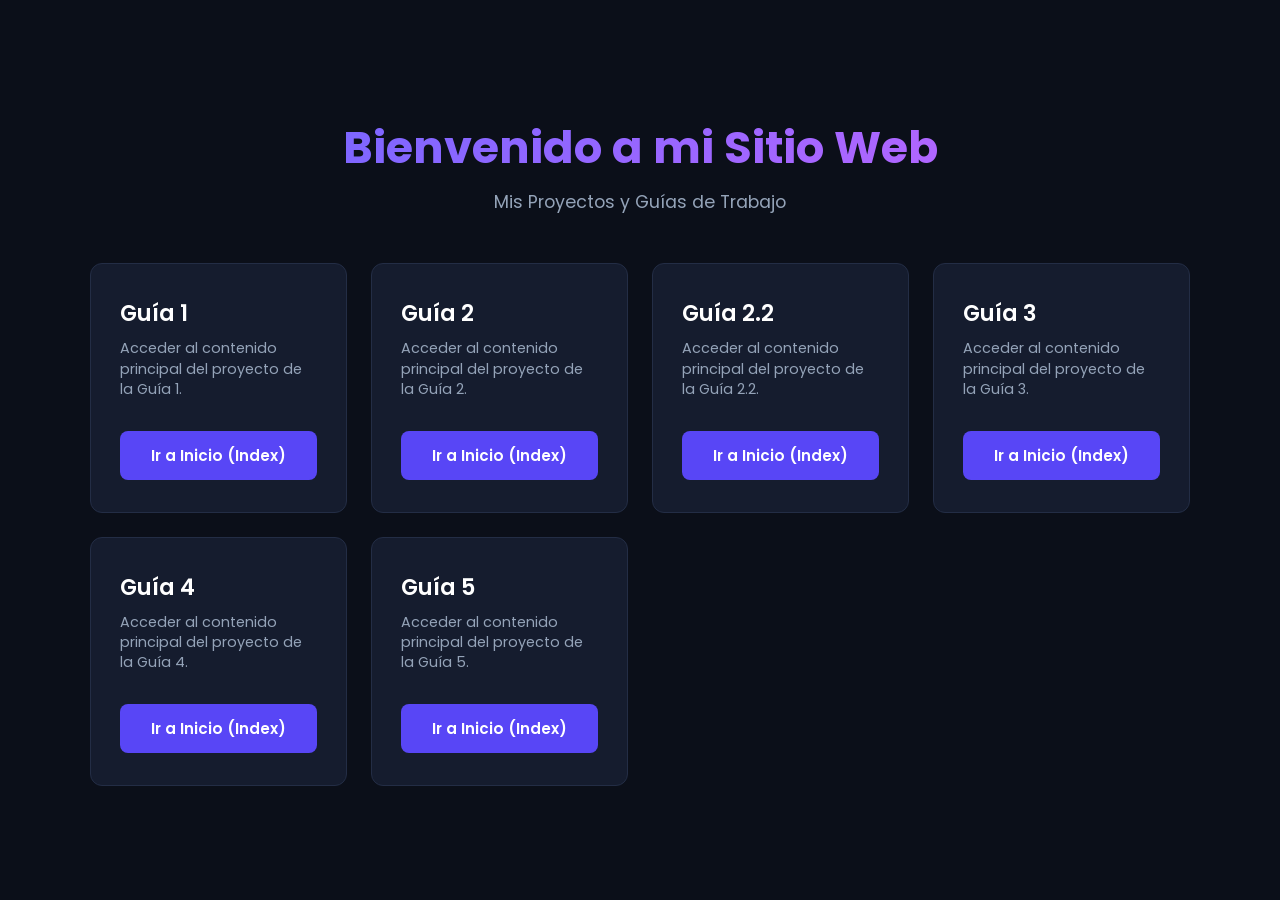
<file: index.html>
<!DOCTYPE html>
<html lang="es">
<head>
  <meta charset="UTF-8">
  <meta name="viewport" content="width=device-width, initial-scale=1.0">
  <title>Mi Portafolio de Guías</title>
  <!-- Fuente Google Fonts Poppins -->
  <link rel="preconnect" href="https://fonts.googleapis.com">
  <link rel="preconnect" href="https://fonts.gstatic.com" crossorigin>
  <link href="https://fonts.googleapis.com/css2?family=Poppins:wght@300;400;600;700&display=swap" rel="stylesheet">
  
  <style>
    :root {
      --primary-color: #5846f6;
      --primary-hover: #4535d9;
      --bg-color: #0b0f19;
      --card-bg: #151c2e;
      --text-color: #f8fafc;
      --text-muted: #94a3b8;
      --border-color: #232d45;
    }

    * {
      box-sizing: border-box;
      margin: 0;
      padding: 0;
      font-family: 'Poppins', sans-serif;
    }

    body {
      background-color: var(--bg-color);
      color: var(--text-color);
      min-height: 100vh;
      display: flex;
      flex-direction: column;
      align-items: center;
      justify-content: center;
      padding: 2rem 1rem;
    }

    header {
      text-align: center;
      margin-bottom: 3rem;
    }

    header h1 {
      font-size: 2.8rem;
      font-weight: 700;
      background: linear-gradient(135deg, #7c66ff, #b266ff);
      -webkit-background-clip: text;
      -webkit-text-fill-color: transparent;
      margin-bottom: 0.5rem;
    }

    header p {
      color: var(--text-muted);
      font-size: 1.1rem;
    }

    .container {
      width: 100%;
      max-width: 1100px;
      display: grid;
      grid-template-columns: repeat(auto-fit, minmax(240px, 1fr));
      gap: 1.5rem;
    }

    .card {
      background-color: var(--card-bg);
      border: 1px solid var(--border-color);
      border-radius: 12px;
      padding: 2rem 1.8rem;
      transition: all 0.3s ease;
      display: flex;
      flex-direction: column;
      justify-content: space-between;
      height: 100%;
    }

    .card:hover {
      transform: translateY(-5px);
      box-shadow: 0 8px 25px rgba(88, 70, 246, 0.25);
      border-color: var(--primary-color);
    }

    .card-title {
      font-size: 1.4rem;
      font-weight: 600;
      margin-bottom: 0.5rem;
      color: #ffffff;
    }

    .card-desc {
      font-size: 0.9rem;
      color: var(--text-muted);
      margin-bottom: 2rem;
      line-height: 1.4;
    }

    .btn {
      display: block;
      text-align: center;
      text-decoration: none;
      padding: 0.8rem 1rem;
      border-radius: 8px;
      font-weight: 600;
      font-size: 0.95rem;
      transition: all 0.2s ease;
      background-color: var(--primary-color);
      color: #ffffff;
    }

    .btn:hover {
      background-color: var(--primary-hover);
    }
  </style>
</head>
<body>

  <header>
    <h1>Bienvenido a mi Sitio Web</h1>
    <p>Mis Proyectos y Guías de Trabajo</p>
  </header>

  <main class="container">
    <!-- Tarjeta Guía 1 -->
    <div class="card">
      <div>
        <h2 class="card-title">Guía 1</h2>
        <p class="card-desc">Acceder al contenido principal del proyecto de la Guía 1.</p>
      </div>
      <a href="Guia 1/index.html" class="btn">Ir a Inicio (Index)</a>
    </div>

    <!-- Tarjeta Guía 2 -->
    <div class="card">
      <div>
        <h2 class="card-title">Guía 2</h2>
        <p class="card-desc">Acceder al contenido principal del proyecto de la Guía 2.</p>
      </div>
      <a href="Guia 2/index.html" class="btn">Ir a Inicio (Index)</a>
    </div>

    <!-- Tarjeta Guía 2.2 -->
    <div class="card">
      <div>
        <h2 class="card-title">Guía 2.2</h2>
        <p class="card-desc">Acceder al contenido principal del proyecto de la Guía 2.2.</p>
      </div>
      <a href="Guia 2.2/index.html" class="btn">Ir a Inicio (Index)</a>
    </div>

    <!-- Tarjeta Guía 3 -->
    <div class="card">
      <div>
        <h2 class="card-title">Guía 3</h2>
        <p class="card-desc">Acceder al contenido principal del proyecto de la Guía 3.</p>
      </div>
      <a href="Guia 3/index.html" class="btn">Ir a Inicio (Index)</a>
    </div>

    <!-- Tarjeta Guía 4 -->
    <div class="card">
      <div>
        <h2 class="card-title">Guía 4</h2>
        <p class="card-desc">Acceder al contenido principal del proyecto de la Guía 4.</p>
      </div>
      <a href="Guia 4/index.html" class="btn">Ir a Inicio (Index)</a>
    </div>

    <!-- Tarjeta Guía 5 -->
    <div class="card">
      <div>
        <h2 class="card-title">Guía 5</h2>
        <p class="card-desc">Acceder al contenido principal del proyecto de la Guía 5.</p>
      </div>
      <a href="Guia 5/index-bootstrap.html" class="btn">Ir a Inicio (Index)</a>
    </div>
  </main>

</body>
</html>
</file>
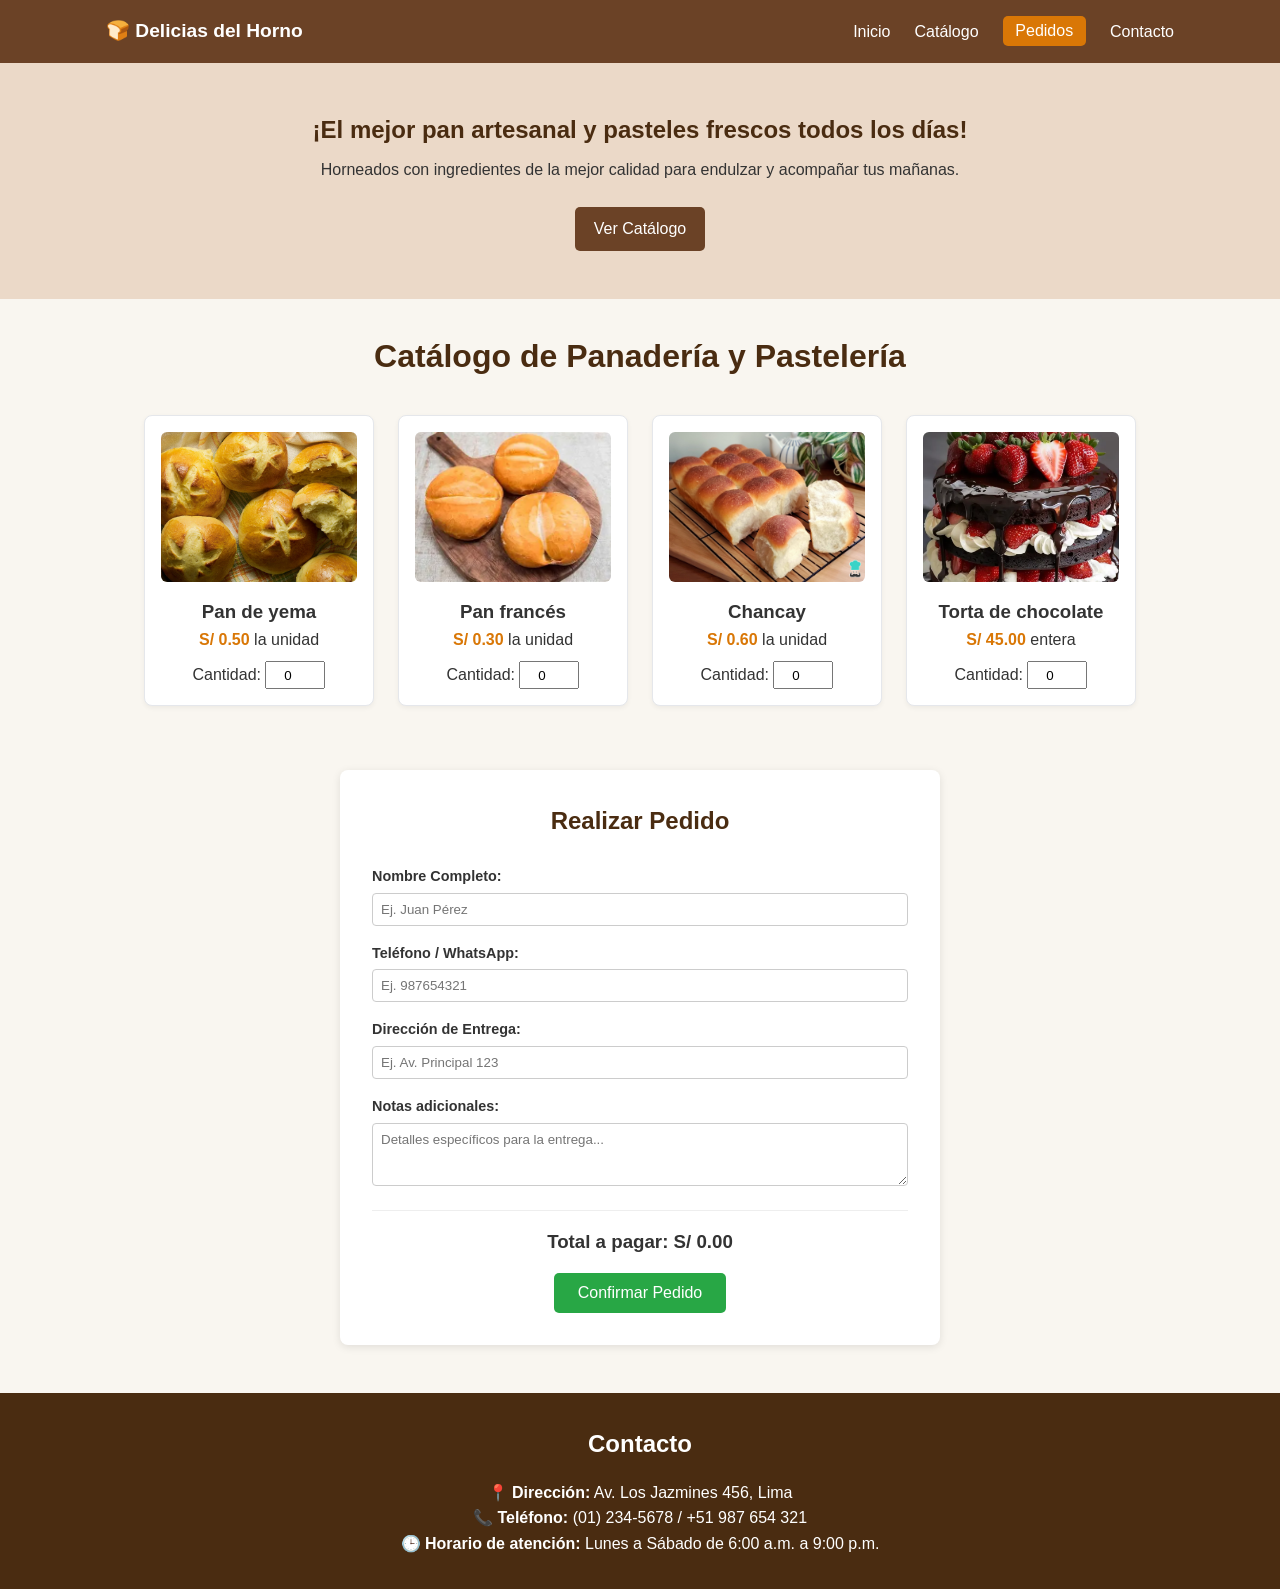
<file: Guia 2/index.html>
<!DOCTYPE html>
<html lang="es">

<head>
    <meta charset="UTF-8">
    <meta name="viewport" content="width=device-width, initial-scale=1.0">
    <title>Catálogo de Panadería y Pastelería</title>
    <link rel="stylesheet" href="styloos/estilos1.css">
</head>

<body>
    <!-- BARRA DE NAVEGACIÓN -->
    <header>
        <nav class="navbar">
            <div class="logo">🍞 Delicias del Horno</div>
            <ul class="nav-links">
                <li><a href="#inicio">Inicio</a></li>
                <li><a href="#catalogo">Catálogo</a></li>
                <li><a href="#form-pedido" class="btn-nav-pedido">Pedidos</a></li>
                <li><a href="#contacto">Contacto</a></li>
            </ul>
        </nav>
    </header>

    <main>
        <!-- SECCIÓN DE INICIO / HERO -->
        <section id="inicio" class="hero">
            <h2>¡El mejor pan artesanal y pasteles frescos todos los días!</h2>
            <p>Horneados con ingredientes de la mejor calidad para endulzar y acompañar tus mañanas.</p>
            <a href="#catalogo" class="btn-explorar">Ver Catálogo</a>
        </section>

        <!-- SECCIÓN DE CATÁLOGO Y FORMULARIO DE PEDIDOS -->
        <form id="form-pedido">
            <h1 id="catalogo" class="titulo-seccion">Catálogo de Panadería y Pastelería</h1>
            
            <section class="catalogo">
                <article class="producto">
                    <img src="img/pan-de-yema.jpg" alt="Pan de yema">
                    <h3>Pan de yema</h3>
                    <p><span class="precio">S/ 0.50</span> la unidad</p>
                    <label for="cant-yema">Cantidad:</label>
                    <input type="number" id="cant-yema" name="pan_yema" min="0" value="0" data-precio="0.50" class="input-cantidad">
                </article>

                <article class="producto">
                    <img src="img/frances.jpg" alt="Pan francés">
                    <h3>Pan francés</h3>
                    <p><span class="precio">S/ 0.30</span> la unidad</p>
                    <label for="cant-frances">Cantidad:</label>
                    <input type="number" id="cant-frances" name="pan_frances" min="0" value="0" data-precio="0.30" class="input-cantidad">
                </article>

                <article class="producto">
                    <img src="img/chancay.jpg" alt="Chancay">
                    <h3>Chancay</h3>
                    <p><span class="precio">S/ 0.60</span> la unidad</p>
                    <label for="cant-chancay">Cantidad:</label>
                    <input type="number" id="cant-chancay" name="chancay" min="0" value="0" data-precio="0.60" class="input-cantidad">
                </article>

                <article class="producto">
                    <img src="img/tortadechoocoolate.jpg" alt="Torta de chocolate">
                    <h3>Torta de chocolate</h3>
                    <p><span class="precio">S/ 45.00</span> entera</p>
                    <label for="cant-torta">Cantidad:</label>
                    <input type="number" id="cant-torta" name="torta_chocolate" min="0" value="0" data-precio="45.00" class="input-cantidad">
                </article>
            </section>

            <!-- SECCIÓN DE DATOS Y RESUMEN DEL PEDIDO -->
            <section class="seccion-pedido">
                <h2>Realizar Pedido</h2>
                
                <div class="datos-cliente">
                    <div class="campo">
                        <label for="nombre">Nombre Completo:</label>
                        <input type="text" id="nombre" name="nombre" required placeholder="Ej. Juan Pérez">
                    </div>
                    <div class="campo">
                        <label for="telefono">Teléfono / WhatsApp:</label>
                        <input type="tel" id="telefono" name="telefono" required placeholder="Ej. 987654321">
                    </div>
                    <div class="campo">
                        <label for="direccion">Dirección de Entrega:</label>
                        <input type="text" id="direccion" name="direccion" required placeholder="Ej. Av. Principal 123">
                    </div>
                    <div class="campo">
                        <label for="notas">Notas adicionales:</label>
                        <textarea id="notas" name="notas" rows="3" placeholder="Detalles específicos para la entrega..."></textarea>
                    </div>
                </div>

                <div class="resumen-total">
                    <h3>Total a pagar: <span id="total-precio">S/ 0.00</span></h3>
                    <button type="submit" id="btn-confirmar">Confirmar Pedido</button>
                </div>
            </section>
        </form>

        <!-- SECCIÓN DE CONTACTO -->
        <section id="contacto" class="seccion-contacto">
            <h2>Contacto</h2>
            <p>📍 <strong>Dirección:</strong> Av. Los Jazmines 456, Lima</p>
            <p>📞 <strong>Teléfono:</strong> (01) 234-5678 / +51 987 654 321</p>
            <p>🕒 <strong>Horario de atención:</strong> Lunes a Sábado de 6:00 a.m. a 9:00 p.m.</p>
        </section>
    </main>

    <!-- SCRIPT PARA CALCULAR EL TOTAL AUTOMÁTICAMENTE -->
    <script>
        const inputsCantidad = document.querySelectorAll('.input-cantidad');
        const totalElemento = document.getElementById('total-precio');

        function calcularTotal() {
            let total = 0;
            inputsCantidad.forEach(input => {
                const cantidad = parseInt(input.value) || 0;
                const precio = parseFloat(input.getAttribute('data-precio'));
                total += cantidad * precio;
            });
            totalElemento.textContent = `S/ ${total.toFixed(2)}`;
        }

        inputsCantidad.forEach(input => {
            input.addEventListener('input', calcularTotal);
        });

        document.getElementById('form-pedido').addEventListener('submit', function(e) {
            e.preventDefault();
            const totalText = totalElemento.textContent;
            if (totalText === 'S/ 0.00') {
                alert('Por favor, selecciona al menos un producto.');
                return;
            }
            alert('¡Gracias por tu pedido! Nos pondremos en contacto contigo pronto.');
        });
    </script>
</body>

</html>
</file>
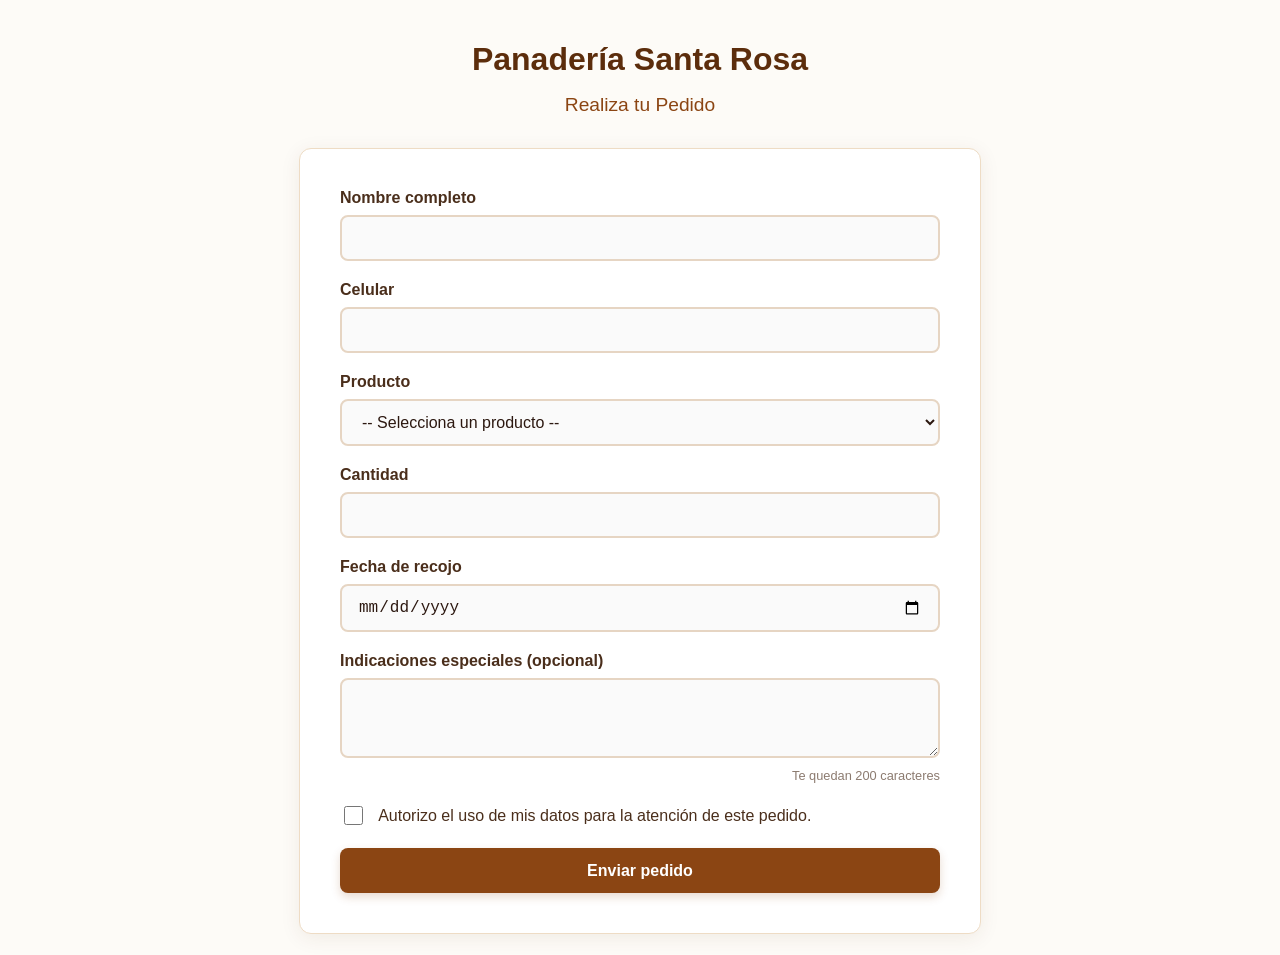
<file: Guia 3/index.html>
<!DOCTYPE html>
<html lang="es">

<head>
    <meta charset="UTF-8">
    <meta name="viewport" content="width=device-width, initial-scale=1.0">
    <title>Panadería Santa Rosa - Formulario de Pedidos</title>
    <link rel="stylesheet" href="stylos.css">
    <script src="java.js" defer></script>
</head>

<body>

    <header>
        <h1>Panadería Santa Rosa</h1>
        <h2>Realiza tu Pedido</h2>
    </header>
    <main>
        <!-- novalidate para usar las validaciones de JS -->
        <form action="#" novalidate>

            <!-- Campo Nombre -->
            <div>
                <label for="nombre">Nombre completo</label>
                <input type="text" id="nombre" name="nombre" required aria-describedby="error-nombre">
                <p class="error" id="error-nombre"></p>
            </div>

            <!-- Campo Celular -->
            <div>
                <label for="celular">Celular</label>
                <input type="tel" id="celular" name="celular" required aria-describedby="error-celular">
                <p class="error" id="error-celular"></p>
            </div>

            <!-- Campo Producto -->
            <div>
                <label for="producto">Producto</label>
                <select id="producto" name="producto" required aria-describedby="error-producto">
                    <option value="">-- Selecciona un producto --</option>
                    <option value="Pan de yema">Pan de yema (S/ 0.50)</option>
                    <option value="Pan francés">Pan francés (S/ 0.40)</option>
                    <option value="Pan con chicharrón">Pan con chicharrón (S/ 8.00)</option>
                    <option value="Pastel de acelga">Pastel de acelga (S/ 5.00)</option>
                </select>
                <p class="error" id="error-producto"></p>
            </div>

            <!-- Campo Cantidad -->
            <div>
                <label for="cantidad">Cantidad</label>
                <input type="number" id="cantidad" name="cantidad" required aria-describedby="error-cantidad">
                <p class="error" id="error-cantidad"></p>
            </div>

            <!-- Campo Fecha de Recojo -->
            <div>
                <label for="fecha">Fecha de recojo</label>
                <input type="date" id="fecha" name="fecha" required aria-describedby="error-fecha">
                <p class="error" id="error-fecha"></p>
            </div>

            <!-- Campo Indicaciones (Reto: Contador de caracteres) -->
            <div>
                <label for="indicaciones">Indicaciones especiales (opcional)</label>
                <textarea id="indicaciones" name="indicaciones" maxlength="200"
                    aria-describedby="contador-caracteres"></textarea>
                <small id="contador-caracteres">Te quedan 200 caracteres</small>
            </div>

            <!-- Campo Consentimiento -->
            <div>
                <label>
                    <input type="checkbox" id="consentimiento" name="consentimiento" required
                        aria-describedby="error-consentimiento">
                    Autorizo el uso de mis datos para la atención de este pedido.
                </label>
                <p class="error" id="error-consentimiento"></p>
            </div>

            <!-- Zona de Confirmación / Estado de envío -->
            <div id="estado" role="status"></div>

            <button type="submit">Enviar pedido</button>
        </form>
    </main>

</body>

</html>
</file>
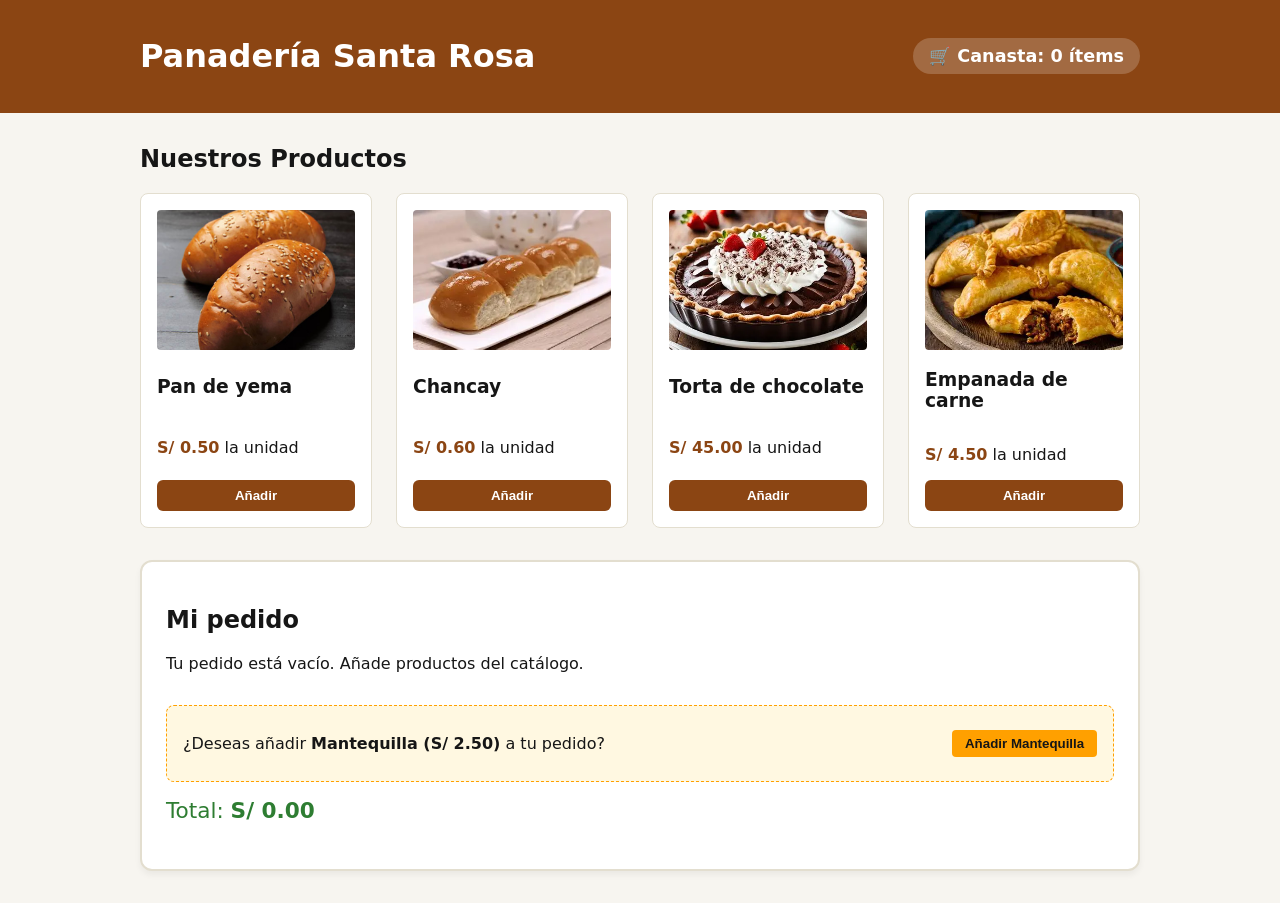
<file: Guia 4/index.html>
<!DOCTYPE html>
<html lang="es">
<head>
  <meta charset="UTF-8">
  <meta name="viewport" content="width=device-width, initial-scale=1.0">
  <title>Panadería Santa Rosa - La canasta</title>
  <link rel="stylesheet" href="css/estilos.css">
  <script src="js/pedido.js" defer></script>
</head>
<body>
  <header>
    <div class="header-contenedor">
      <h1>Panadería Santa Rosa</h1>
      <!-- Contador global en el encabezado -->
      <div class="indicador-canasta" aria-live="polite">
        🛒 Canasta: <span id="contador-global">0</span> ítems
      </div>
    </div>
  </header>

  <main>
    <!-- Catálogo de productos con atributos data-* -->
    <section class="catalogo">
      <h2>Nuestros Productos</h2>
      
      <div class="grid-productos">
        <article class="producto" data-nombre="Pan de yema" data-precio="0.50">
          <img src="img/pan-yema.jpg" alt="Canasta de panes de yema dorados recién horneados">
          <h3>Pan de yema</h3>
          <p><span class="precio">S/ 0.50</span> la unidad</p>
          <button type="button" class="btn-anadir">Añadir</button>
        </article>

        <article class="producto" data-nombre="Chancay" data-precio="0.60">
          <img src="img/chancay.jpg" alt="Bizcochos Chancay tradicionales de color dorado">
          <h3>Chancay</h3>
          <p><span class="precio">S/ 0.60</span> la unidad</p>
          <button type="button" class="btn-anadir">Añadir</button>
        </article>

        <article class="producto" data-nombre="Torta de chocolate" data-precio="45.00">
          <img src="img/torta-chocolate.jpg" alt="Torta artesanal de chocolate decorada">
          <h3>Torta de chocolate</h3>
          <p><span class="precio">S/ 45.00</span> la unidad</p>
          <button type="button" class="btn-anadir">Añadir</button>
        </article>

        <article class="producto" data-nombre="Empanada de carne" data-precio="4.50">
          <img src="img/empanada-carne.jpg" alt="Empanada artesanal de carne recién horneada">
          <h3>Empanada de carne</h3>
          <p><span class="precio">S/ 4.50</span> la unidad</p>
          <button type="button" class="btn-anadir">Añadir</button>
        </article>
      </div>
    </section>

    <!-- Sección Mi Pedido -->
    <section id="mi-pedido" aria-labelledby="titulo-pedido">
      <h2 id="titulo-pedido" tabindex="-1">Mi pedido</h2>
      
      <p id="pedido-vacio" tabindex="-1">Tu pedido está vacío. Añade productos del catálogo.</p>
      
      <ul id="lista-pedido"></ul>

      <!-- Sugerencia honesta (Reto de Autonomía) -->
      <div id="sugerencia-mantequilla" hidden class="sugerencia-box">
        <p>¿Deseas añadir <strong>Mantequilla (S/ 2.50)</strong> a tu pedido?</p>
        <button type="button" id="btn-sugerencia">Añadir Mantequilla</button>
      </div>
      
      <p class="total">Total: <strong id="total">S/ 0.00</strong></p>
      
      <!-- Botón Vaciar pedido (Reto de Autonomía) -->
      <button type="button" id="btn-vaciar" class="btn-vaciar" hidden>Vaciar pedido</button>

      <!-- Región accesible para lector de pantalla -->
      <p id="aviso" class="solo-lector" role="status"></p>
    </section>
  </main>
</body>
</html>
</file>
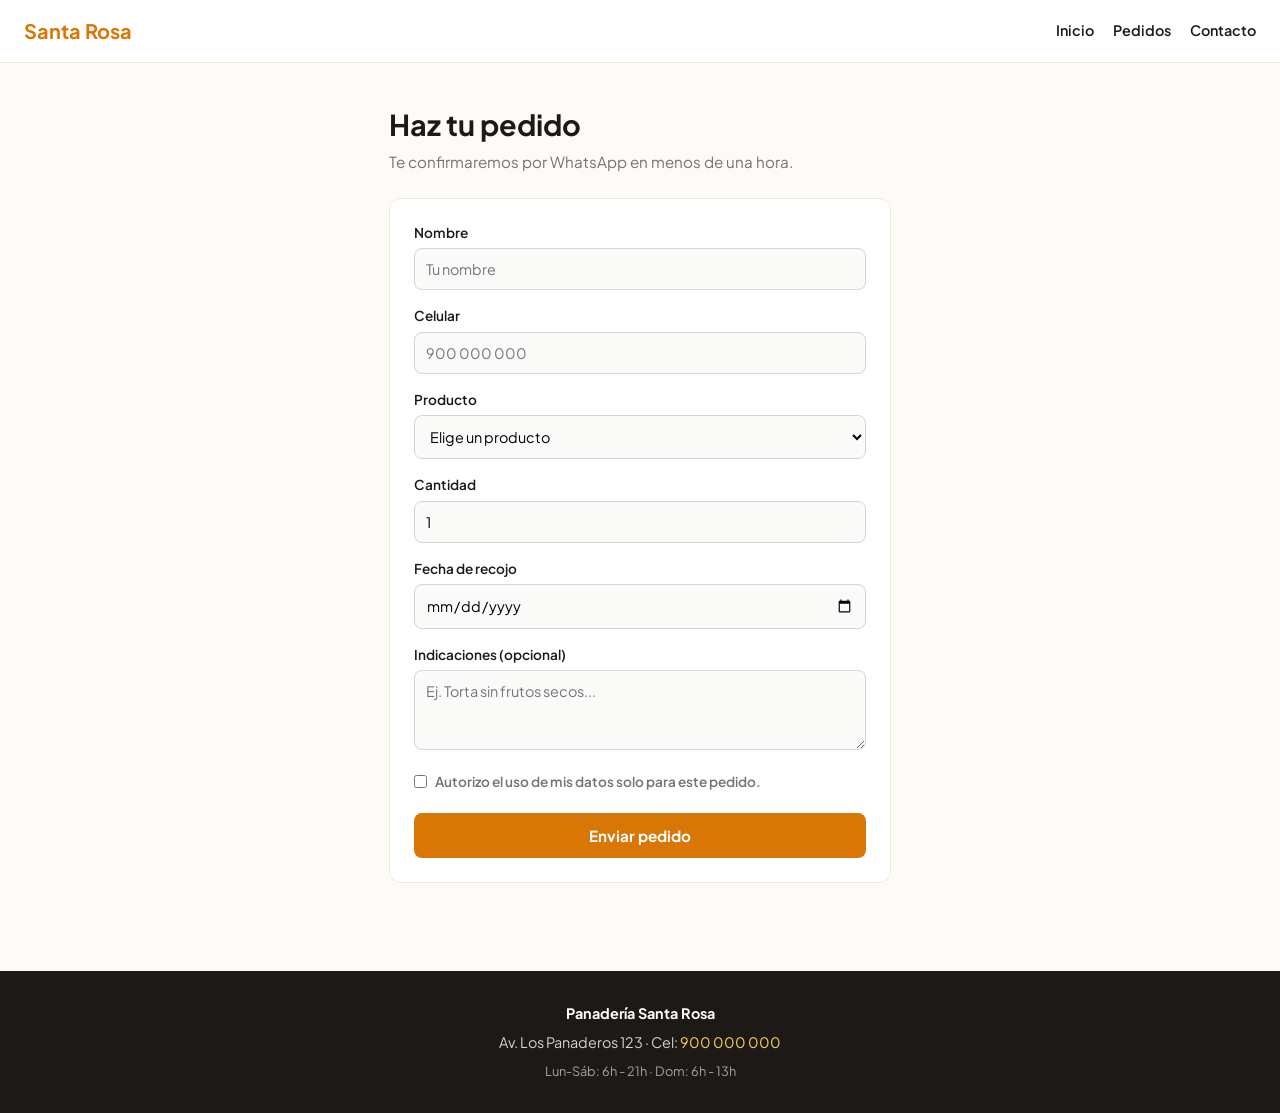
<file: Guia 1/pedidos.html>
<!DOCTYPE html>
<html lang="es">
<head>
    <meta charset="UTF-8">
    <meta name="viewport" content="width=device-width, initial-scale=1.0">
    <title>Pedidos | Panadería Santa Rosa</title>
    <link href="https://fonts.googleapis.com/css2?family=Plus+Jakarta+Sans:wght@400;600;700&display=swap" rel="stylesheet">
    <style>
        :root {
            --primary: #d97706;
            --bg: #fdfbf7;
            --text: #1c1917;
            --muted: #78716c;
        }
        html { scroll-behavior: smooth; }
        * { margin: 0; padding: 0; box-sizing: border-box; }
        body { font-family: 'Plus Jakarta Sans', sans-serif; background: var(--bg); color: var(--text); line-height: 1.5; }
        
        header { background: #fff; border-bottom: 1px solid #f5e6d3; padding: 1rem 1.5rem; display: flex; justify-content: space-between; align-items: center; position: sticky; top: 0; z-index: 10; }
        .logo { font-weight: 700; color: var(--primary); font-size: 1.25rem; text-decoration: none; }
        nav { display: flex; gap: 1.2rem; }
        nav a { text-decoration: none; color: var(--text); font-weight: 600; font-size: 0.9rem; }
        nav a:hover { color: var(--primary); }

        main { max-width: 550px; margin: 0 auto; padding: 2.5rem 1.5rem; }
        h1 { font-size: 1.8rem; margin-bottom: 0.3rem; }
        .subtitle { color: var(--muted); font-size: 0.95rem; margin-bottom: 1.5rem; }

        form { background: #fff; padding: 1.5rem; border-radius: 12px; border: 1px solid #f5e6d3; display: flex; flex-direction: column; gap: 1rem; }
        
        label { font-weight: 600; font-size: 0.85rem; display: block; margin-bottom: 0.3rem; }
        input, select, textarea { width: 100%; padding: 0.7rem; border: 1px solid #d6d3d1; border-radius: 8px; font-family: inherit; font-size: 0.9rem; background: #fafaf9; }
        input:focus, select:focus, textarea:focus { outline: none; border-color: var(--primary); background: #fff; }
        textarea { resize: vertical; min-height: 80px; }

        .checkbox-group { display: flex; align-items: flex-start; gap: 0.5rem; font-size: 0.85rem; color: var(--muted); }
        .checkbox-group input { width: auto; margin-top: 0.2rem; }

        button { background: var(--primary); color: #fff; font-family: inherit; font-weight: 700; padding: 0.8rem; border: none; border-radius: 8px; cursor: pointer; font-size: 0.95rem; }
        button:hover { background: #b45309; }

        footer { background: #1c1917; color: #fff; padding: 2rem 1.5rem; margin-top: 3rem; text-align: center; font-size: 0.9rem; }
        footer address { font-style: normal; color: #d6d3d1; margin: 0.5rem 0; }
        footer a { color: #fcd34d; text-decoration: none; }
    </style>
</head>
<body>

    <header>
        <a href="index.html" class="logo">Santa Rosa</a>
        <nav>
            <a href="index.html">Inicio</a>
            <a href="pedidos.html">Pedidos</a>
            <a href="#contacto">Contacto</a>
        </nav>
    </header>

    <main>
        <h1>Haz tu pedido</h1>
        <p class="subtitle">Te confirmaremos por WhatsApp en menos de una hora.</p>

        <form action="#">
            <div>
                <label for="nombre">Nombre</label>
                <input type="text" id="nombre" required placeholder="Tu nombre">
            </div>

            <div>
                <label for="celular">Celular</label>
                <input type="tel" id="celular" required placeholder="900 000 000">
            </div>

            <div>
                <label for="producto">Producto</label>
                <select id="producto" required>
                    <option value="">Elige un producto</option>
                    <option>Pan francés</option>
                    <option>Pan de yema</option>
                    <option>Chancay</option>
                    <option>Torta de chocolate</option>
                </select>
            </div>

            <div>
                <label for="cantidad">Cantidad</label>
                <input type="number" id="cantidad" min="1" value="1" required>
            </div>

            <div>
                <label for="fecha">Fecha de recojo</label>
                <input type="date" id="fecha" required>
            </div>

            <div>
                <label for="notas">Indicaciones (opcional)</label>
                <textarea id="notas" placeholder="Ej. Torta sin frutos secos..."></textarea>
            </div>

            <div class="checkbox-group">
                <input type="checkbox" id="consentimiento" required>
                <label for="consentimiento">Autorizo el uso de mis datos solo para este pedido.</label>
            </div>

            <button type="submit">Enviar pedido</button>
        </form>
    </main>

    <footer id="contacto">
        <p><strong>Panadería Santa Rosa</strong></p>
        <address>Av. Los Panaderos 123 · Cel: <a href="tel:+51900000000">900 000 000</a></address>
        <p style="color: #a8a29e; font-size: 0.8rem;">Lun-Sáb: 6h - 21h · Dom: 6h - 13h</p>
    </footer>

</body>
</html>
</file>
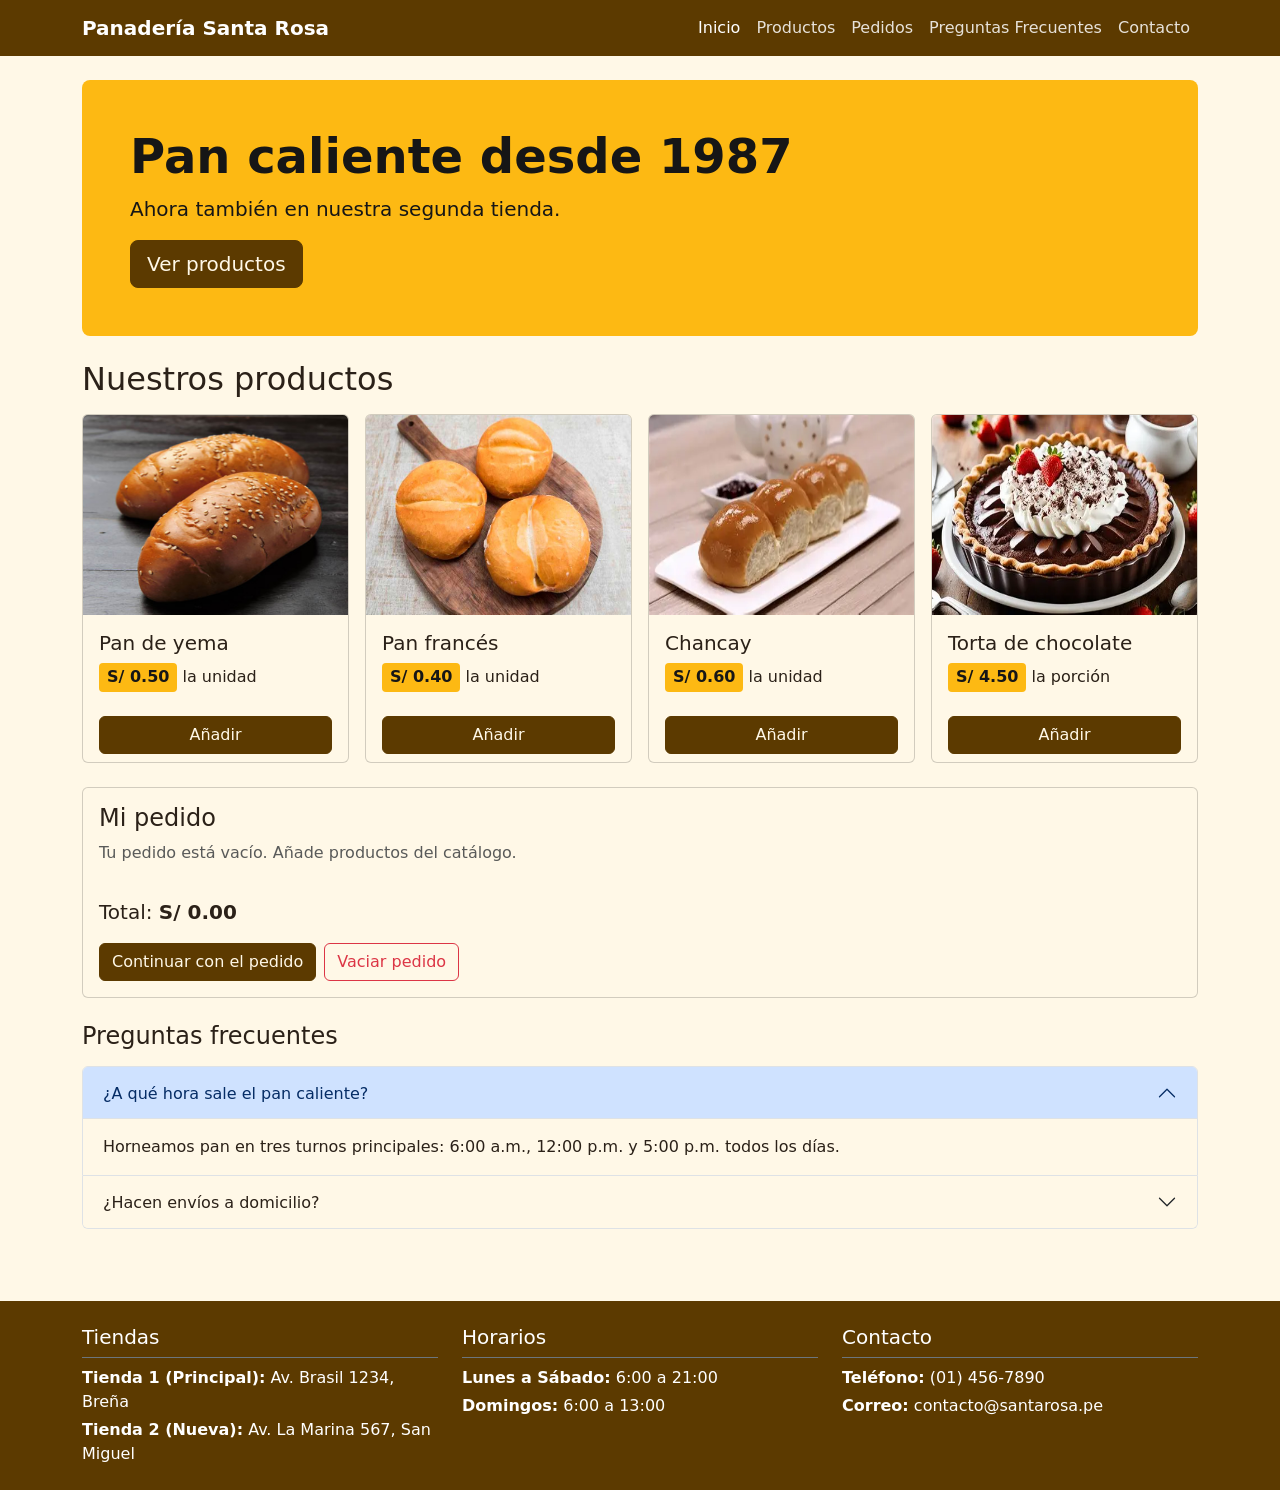
<file: Guia 5/index-bootstrap.html>
<!DOCTYPE html>
<html lang="es">
<head>
  <meta charset="UTF-8">
  <meta name="viewport" content="width=device-width, initial-scale=1">
  <title>Panadería Santa Rosa | Pan caliente todos los días</title>
  <!-- 1. Estilos de Bootstrap 5.3.8 -->
  <link rel="stylesheet"
    href="https://cdn.jsdelivr.net/npm/bootstrap@5.3.8/dist/css/bootstrap.min.css"
    integrity="sha384-sRIl4kxILFvY47J16cr9ZwB07vP4J8+LH7qKQnuqkuIAvNWLzeN8tE5YBujZqJLB"
    crossorigin="anonymous">
  <!-- 2. Tus estilos, siempre después -->
  <link rel="stylesheet" href="css/marca.css">
  <!-- 3. JavaScript de Bootstrap y los tuyos -->
  <script
    src="https://cdn.jsdelivr.net/npm/bootstrap@5.3.8/dist/js/bootstrap.bundle.min.js"
    integrity="sha384-FKyoEForCGlyvwx9Hj09JcYn3nv7wiPVlz7YYwJrWVcXK/BmnVDxM+D2scQbITxI"
    crossorigin="anonymous" defer></script>
  <script src="js/pedido.js" defer></script>
  <script src="js/vaciar.js" defer></script>
</head>
<body>

  <!-- Barra de navegación -->
  <nav class="navbar navbar-expand-md navbar-dark bg-cafe">
    <div class="container">
      <a class="navbar-brand fw-bold" href="index-bootstrap.html">Panadería Santa Rosa</a>
      <button class="navbar-toggler" type="button"
              data-bs-toggle="collapse" data-bs-target="#menu"
              aria-controls="menu" aria-expanded="false" aria-label="Abrir menú">
        <span class="navbar-toggler-icon"></span>
      </button>
      <div class="collapse navbar-collapse" id="menu">
        <ul class="navbar-nav ms-auto">
          <li class="nav-item">
            <a class="nav-link active" aria-current="page" href="index-bootstrap.html">Inicio</a>
          </li>
          <li class="nav-item"><a class="nav-link" href="#productos">Productos</a></li>
          <li class="nav-item"><a class="nav-link" href="pedidos.html">Pedidos</a></li>
          <li class="nav-item"><a class="nav-link" href="#preguntas">Preguntas Frecuentes</a></li>
          <li class="nav-item"><a class="nav-link" href="#contacto">Contacto</a></li>
        </ul>
      </div>
    </div>
  </nav>

  <!-- Contenido principal -->
  <main class="container py-4">
    <!-- Portada -->
    <section class="p-4 p-md-5 mb-4 rounded-3 bg-amarillo">
      <h1 class="display-5 fw-bold">Pan caliente desde 1987</h1>
      <p class="lead">Ahora también en nuestra segunda tienda.</p>
      <a class="btn btn-marca btn-lg" href="#productos">Ver productos</a>
    </section>

    <!-- Catálogo de Productos -->
    <section id="productos" class="mb-4">
      <h2 class="mb-3">Nuestros productos</h2>
      <div class="catalogo row row-cols-1 row-cols-sm-2 row-cols-lg-4 g-3">
        <!-- Producto 1 -->
        <div class="col">
          <article class="producto card h-100" data-nombre="Pan de yema" data-precio="0.50">
            <img src="img/pan-yema.jpg" class="card-img-top" alt="Canasta de panes de yema dorados recién horneados" width="200" height="200">
            <div class="card-body">
              <h3 class="card-title h5">Pan de yema</h3>
              <p class="card-text"><span class="precio">S/ 0.50</span> la unidad</p>
            </div>
            <div class="card-footer bg-transparent border-0">
              <button type="button" class="btn btn-marca w-100 btn-anadir">Añadir</button>
            </div>
          </article>
        </div>

        <!-- Producto 2 -->
        <div class="col">
          <article class="producto card h-100" data-nombre="Pan francés" data-precio="0.40">
            <img src="img/pan-frances.jpg" class="card-img-top" alt="Panes franceses crujientes recién horneados" width="200" height="200">
            <div class="card-body">
              <h3 class="card-title h5">Pan francés</h3>
              <p class="card-text"><span class="precio">S/ 0.40</span> la unidad</p>
            </div>
            <div class="card-footer bg-transparent border-0">
              <button type="button" class="btn btn-marca w-100 btn-anadir">Añadir</button>
            </div>
          </article>
        </div>

        <!-- Producto 3 -->
        <div class="col">
          <article class="producto card h-100" data-nombre="Chancay" data-precio="0.60">
            <img src="img/chancay.jpg" class="card-img-top" alt="Bizcochos Chancay tradicionales suaves y dorados" width="200" height="200">
            <div class="card-body">
              <h3 class="card-title h5">Chancay</h3>
              <p class="card-text"><span class="precio">S/ 0.60</span> la unidad</p>
            </div>
            <div class="card-footer bg-transparent border-0">
              <button type="button" class="btn btn-marca w-100 btn-anadir">Añadir</button>
            </div>
          </article>
        </div>

        <!-- Producto 4 -->
        <div class="col">
          <article class="producto card h-100" data-nombre="Torta de chocolate" data-precio="4.50">
            <img src="img/torta-chocolate.jpg" class="card-img-top" alt="Porción de torta de chocolate con fudge" width="200" height="200">
            <div class="card-body">
              <h3 class="card-title h5">Torta de chocolate</h3>
              <p class="card-text"><span class="precio">S/ 4.50</span> la porción</p>
            </div>
            <div class="card-footer bg-transparent border-0">
              <button type="button" class="btn btn-marca w-100 btn-anadir">Añadir</button>
            </div>
          </article>
        </div>
      </div>
    </section>

    <!-- Sección Mi Pedido -->
    <section id="mi-pedido" class="card p-3 mb-4" aria-labelledby="titulo-pedido">
      <h2 id="titulo-pedido" class="h4" tabindex="-1">Mi pedido</h2>
      <p id="pedido-vacio" class="text-body-secondary">
        Tu pedido está vacío. Añade productos del catálogo.</p>
      <ul id="lista-pedido" class="list-unstyled mb-3"></ul>
      <p class="fs-5">Total: <strong id="total">S/ 0.00</strong></p>
      <div class="d-flex flex-wrap gap-2">
        <a href="pedidos.html" class="btn btn-marca">Continuar con el pedido</a>
        <button type="button" class="btn btn-outline-danger"
                data-bs-toggle="modal" data-bs-target="#modalVaciar">Vaciar pedido</button>
      </div>
      <p id="aviso" class="visually-hidden" role="status"></p>
    </section>

    <!-- Componente Adicional del Reto: Acordeón de Preguntas Frecuentes -->
    <section id="preguntas" class="mb-4">
      <h2 class="h4 mb-3">Preguntas frecuentes</h2>
      <div class="accordion" id="accordionPreguntas">
        <div class="accordion-item">
          <h3 class="accordion-header" id="headingUno">
            <button class="accordion-button" type="button" data-bs-toggle="collapse" data-bs-target="#collapseUno" aria-expanded="true" aria-controls="collapseUno">
              ¿A qué hora sale el pan caliente?
            </button>
          </h3>
          <div id="collapseUno" class="accordion-collapse collapse show" aria-labelledby="headingUno" data-bs-parent="#accordionPreguntas">
            <div class="accordion-body">
              Horneamos pan en tres turnos principales: 6:00 a.m., 12:00 p.m. y 5:00 p.m. todos los días.
            </div>
          </div>
        </div>
        <div class="accordion-item">
          <h3 class="accordion-header" id="headingDos">
            <button class="accordion-button collapsed" type="button" data-bs-toggle="collapse" data-bs-target="#collapseDos" aria-expanded="false" aria-controls="collapseDos">
              ¿Hacen envíos a domicilio?
            </button>
          </h3>
          <div id="collapseDos" class="accordion-collapse collapse" aria-labelledby="headingDos" data-bs-parent="#accordionPreguntas">
            <div class="accordion-body">
              Sí, realizamos repartos en zonas cercanas para pedidos superiores a S/ 15.00 a través del formulario de pedidos.
            </div>
          </div>
        </div>
      </div>
    </section>
  </main>

  <!-- Modal de confirmación -->
  <div class="modal fade" id="modalVaciar" tabindex="-1"
       aria-labelledby="modalVaciarTitulo" aria-hidden="true">
    <div class="modal-dialog modal-dialog-centered">
      <div class="modal-content">
        <div class="modal-header">
          <h2 class="modal-title fs-5" id="modalVaciarTitulo">¿Vaciar tu pedido?</h2>
          <button type="button" class="btn-close" data-bs-dismiss="modal"
                  aria-label="Cerrar"></button>
        </div>
        <div class="modal-body">
          Se quitarán todos los productos. Esta acción no se puede deshacer.
        </div>
        <div class="modal-footer">
          <button type="button" class="btn btn-outline-secondary"
                  data-bs-dismiss="modal">Cancelar</button>
          <button type="button" class="btn btn-danger" id="confirmarVaciar"
                  data-bs-dismiss="modal">Sí, vaciar</button>
        </div>
      </div>
    </div>
  </div>

  <!-- Pie de página en 3 columnas (Reto de autonomía) -->
  <footer id="contacto" class="bg-cafe text-white py-4 mt-4">
    <div class="container">
      <div class="row g-4">
        <div class="col-12 col-md-4">
          <h2 class="h5 border-bottom border-secondary pb-2">Tiendas</h2>
          <p class="mb-1"><strong>Tienda 1 (Principal):</strong> Av. Brasil 1234, Breña</p>
          <p class="mb-0"><strong>Tienda 2 (Nueva):</strong> Av. La Marina 567, San Miguel</p>
        </div>
        <div class="col-12 col-md-4">
          <h2 class="h5 border-bottom border-secondary pb-2">Horarios</h2>
          <p class="mb-1"><strong>Lunes a Sábado:</strong> 6:00 a 21:00</p>
          <p class="mb-0"><strong>Domingos:</strong> 6:00 a 13:00</p>
        </div>
        <div class="col-12 col-md-4">
          <h2 class="h5 border-bottom border-secondary pb-2">Contacto</h2>
          <p class="mb-1"><strong>Teléfono:</strong> (01) 456-7890</p>
          <p class="mb-0"><strong>Correo:</strong> contacto@santarosa.pe</p>
        </div>
      </div>
    </div>
  </footer>
</body>
</html>
</file>
<file: Guia 2/styloos/estilos1.css>
/* RESET BÁSICO */
* {
    margin: 0;
    padding: 0;
    box-sizing: border-box;
    font-family: Arial, sans-serif;
}

body {
    background-color: #f9f6f0;
    color: #333;
    line-height: 1.6;
}

/* NAVEGACIÓN */
header {
    background-color: #6b4226;
    position: sticky;
    top: 0;
    z-index: 100;
}

.navbar {
    display: flex;
    justify-content: space-between;
    align-items: center;
    max-width: 1100px;
    margin: 0 auto;
    padding: 1rem;
}

.logo {
    color: #fff;
    font-weight: bold;
    font-size: 1.2rem;
}

.nav-links {
    list-style: none;
    display: flex;
    gap: 1.5rem;
    align-items: center;
}

.nav-links a {
    color: #fff;
    text-decoration: none;
    font-weight: 500;
}

.nav-links a:hover {
    color: #f3a847;
}

.btn-nav-pedido {
    background-color: #d97706;
    padding: 0.4rem 0.8rem;
    border-radius: 5px;
}

/* HERO */
.hero {
    background-color: #ebd9c8;
    text-align: center;
    padding: 3rem 1rem;
    margin-bottom: 2rem;
}

.hero h2 {
    color: #4a2c11;
    margin-bottom: 0.5rem;
}

.hero p {
    margin-bottom: 1.5rem;
}

.btn-explorar {
    display: inline-block;
    background-color: #6b4226;
    color: white;
    padding: 0.6rem 1.2rem;
    text-decoration: none;
    border-radius: 5px;
}

/* CATÁLOGO DE PRODUCTOS */
.titulo-seccion {
    text-align: center;
    margin: 2rem 0 1rem;
    color: #4a2c11;
}

.catalogo {
    display: flex;
    flex-wrap: wrap;
    gap: 1.5rem;
    justify-content: center;
    max-width: 1100px;
    margin: 0 auto;
    padding: 1rem;
}

.producto {
    background-color: #fff;
    border: 1px solid #e5e7eb;
    border-radius: 8px;
    padding: 1rem;
    width: 230px;
    text-align: center;
    box-shadow: 0 2px 5px rgba(0,0,0,0.05);
}

.producto img {
    width: 100%;
    height: 150px;
    object-fit: cover;
    border-radius: 6px;
    margin-bottom: 0.5rem;
}

.precio {
    color: #d97706;
    font-weight: bold;
}

.input-cantidad {
    width: 60px;
    padding: 0.3rem;
    margin-top: 0.5rem;
    text-align: center;
}

/* FORMULARIO DE PEDIDO */
.seccion-pedido {
    max-width: 600px;
    margin: 3rem auto;
    background: #fff;
    padding: 2rem;
    border-radius: 8px;
    box-shadow: 0 2px 8px rgba(0,0,0,0.1);
}

.seccion-pedido h2 {
    margin-bottom: 1.5rem;
    color: #4a2c11;
    text-align: center;
}

.campo {
    margin-bottom: 1rem;
    display: flex;
    flex-direction: column;
}

.campo label {
    margin-bottom: 0.3rem;
    font-size: 0.9rem;
    font-weight: bold;
}

.campo input, .campo textarea {
    padding: 0.5rem;
    border: 1px solid #ccc;
    border-radius: 4px;
}

.resumen-total {
    margin-top: 1.5rem;
    text-align: center;
    border-top: 1px solid #eee;
    padding-top: 1rem;
}

#btn-confirmar {
    background-color: #28a745;
    color: white;
    border: none;
    padding: 0.7rem 1.5rem;
    font-size: 1rem;
    border-radius: 5px;
    cursor: pointer;
    margin-top: 1rem;
}

#btn-confirmar:hover {
    background-color: #218838;
}

/* CONTACTO */
.seccion-contacto {
    background-color: #4a2c11;
    color: #fff;
    text-align: center;
    padding: 2rem 1rem;
    margin-top: 3rem;
}

.seccion-contacto h2 {
    margin-bottom: 1rem;
}
</file>
<file: Guia 3/stylos.css>
/* ==========================================================
   ESTILOS MODERNOS Y ELABORADOS - PEDIDOS PANADERÍA SANTA ROSA
   ========================================================== */

/* Contenedor principal del formulario */
body {
  font-family: 'Segoe UI', Tahoma, Geneva, Verdana, sans-serif;
  background-color: #FDFBF7;
  color: #2C1810;
  margin: 0;
  padding: 20px;
}

header {
  text-align: center;
  margin-bottom: 2rem;
}

header h1 {
  color: #5C2D0C;
  margin-bottom: 0.2rem;
}

header h2 {
  color: #8B4513;
  font-size: 1.2rem;
  font-weight: 400;
}

main {
  max-width: 600px;
  margin: 0 auto;
  background: #FFFFFF;
  padding: 2.5rem;
  border-radius: 12px;
  box-shadow: 0 4px 20px rgba(92, 45, 12, 0.08);
  border: 1px solid #EEDCC5;
}

/* Grupos de campos */
form div {
  margin-bottom: 1.25rem;
}

form label {
  display: block;
  margin-bottom: 0.5rem;
  font-weight: 600;
  color: #4A2E1B;
}

/* Inputs, select y textarea elegantes */
form input[type="text"],
form input[type="tel"],
form input[type="number"],
form input[type="date"],
form select,
form textarea {
  width: 100%;
  padding: 0.75rem 1rem;
  border: 2px solid #E6D5C3;
  border-radius: 8px;
  font-size: 1rem;
  background-color: #FAFAFA;
  color: #2C1810;
  box-sizing: border-box;
  transition: all 0.3s ease;
}

form input:focus,
form select:focus,
form textarea:focus {
  outline: none;
  border-color: #8B4513;
  background-color: #FFFFFF;
  box-shadow: 0 0 0 4px rgba(139, 69, 19, 0.1);
}

/* Estilo especial para textarea */
form textarea {
  resize: vertical;
  min-height: 80px;
}

/* Checkbox de consentimiento alineado */
form label:has(input[type="checkbox"]) {
  display: flex;
  align-items: center;
  gap: 0.75rem;
  font-weight: normal;
  cursor: pointer;
}

form input[type="checkbox"] {
  width: 1.2rem;
  height: 1.2rem;
  accent-color: #8B4513;
  cursor: pointer;
}

/* 1. Mensajes de error debajo de cada campo */
.error {
  margin: 0.35rem 0 0 0;
  color: #A11A1A;         /* Contraste de 7.4:1 sobre fondo claro */
  font-size: 0.85rem;
  font-weight: bold;
}

/* Si el párrafo de error está vacío, no ocupa espacio visual */
.error:empty {
  display: none;          
}

/* Agrega un símbolo de advertencia accesible */
.error::before {
  content: "⚠ ";          
}

/* 2. Resaltado de campos inválidos */
[aria-invalid="true"] {
  border-color: #A11A1A !important;
  background-color: #FDF2F2 !important;
}

/* 3. Contador de caracteres */
#contador-caracteres {
  display: block;
  margin-top: 0.35rem;
  font-size: 0.8rem;
  color: #8C7B70;
  text-align: right;
}

/* 4. Zona de estado / confirmación del pedido con diseño de tarjeta */
#estado:not(:empty) {
  margin-top: 1.5rem;
  margin-bottom: 1.5rem;
  padding: 1rem 1.25rem;
  border: 2px solid #8B4513;
  border-radius: 8px;
  background: #FDF8F2;
  color: #4A2E1B;
  font-weight: 600;
  line-height: 1.5;
  box-shadow: 0 2px 8px rgba(139, 69, 19, 0.05);
}

/* 5. Botón de envío llamativo y profesional */
form button[type="submit"] {
  width: 100%;
  background-color: #8B4513;
  color: #FFFFFF;
  padding: 0.85rem 1.5rem;
  border: none;
  border-radius: 8px;
  font-size: 1rem;
  font-weight: bold;
  cursor: pointer;
  transition: background-color 0.2s ease, transform 0.1s ease;
  box-shadow: 0 4px 10px rgba(139, 69, 19, 0.2);
}

form button[type="submit"]:hover {
  background-color: #6D350E;
}

form button[type="submit"]:active {
  transform: scale(0.99);
}
</file>
<file: Guia 4/css/estilos.css>
/* ===== Estilos Generales y Header ===== */
body {
  font-family: system-ui, -apple-system, sans-serif;
  margin: 0;
  padding: 0;
  background-color: #f7f5f0;
  color: #161616;
}

header {
  background: #8B4513;
  color: #FFFFFF;
  padding: 1rem 2rem;
}

.header-contenedor {
  max-width: 1000px;
  margin: 0 auto;
  display: flex;
  justify-content: space-between;
  align-items: center;
}

.indicador-canasta {
  font-size: 1.1rem;
  font-weight: bold;
  background: rgba(255, 255, 255, 0.2);
  padding: 0.5rem 1rem;
  border-radius: 20px;
}

main {
  max-width: 1000px;
  margin: 2rem auto;
  padding: 0 1rem;
}

/* ===== Catálogo de Productos ===== */
.grid-productos {
  display: grid;
  grid-template-columns: repeat(auto-fit, minmax(200px, 1fr));
  gap: 1.5rem;
  margin-bottom: 2rem;
}

.producto {
  background: #FFFFFF;
  border: 1px solid #E3DECF;
  border-radius: 8px;
  padding: 1rem;
  display: flex;
  flex-direction: column;
  justify-content: space-between;
}

.producto img {
  width: 100%;
  height: 140px;
  object-fit: cover;
  border-radius: 4px;
}

.precio {
  font-weight: bold;
  color: #8B4513;
}

.btn-anadir {
  background: #8B4513;
  color: #FFFFFF;
  border: none;
  padding: 0.5rem;
  border-radius: 6px;
  cursor: pointer;
  font-weight: bold;
  transition: transform 0.1s ease, background-color 0.2s ease;
}

.btn-anadir:hover {
  background: #6f370f;
  transform: translateY(-1px);
}

/* ===== 8. Mi pedido (Semana 4) ===== */
#mi-pedido {
  margin-top: 2rem;
  padding: 1.5rem;
  background: #FFFFFF;
  border: 2px solid #E3DECF;
  border-radius: 12px;
  box-shadow: 0 4px 6px rgba(0,0,0,0.05);
}

#lista-pedido {
  list-style: none;
  margin: 0;
  padding: 0;
  display: grid;
  gap: 0.5rem;
}

#lista-pedido li {
  display: flex;
  justify-content: space-between;
  align-items: center;
  gap: 1rem;
  padding: 0.5rem 0;
  border-bottom: 1px solid #E3DECF;
}

.acciones-item {
  display: flex;
  gap: 0.35rem;
  align-items: center;
}

.btn-sumar, .btn-restar {
  width: 2.2rem;
  height: 2.2rem;
  padding: 0;
  font-weight: bold;
  font-size: 1.1rem;
  background: #E3DECF;
  color: #161616;
  border: 1px solid #CCC;
  border-radius: 4px;
  cursor: pointer;
  transition: background-color 0.2s ease;
}

.btn-sumar:hover, .btn-restar:hover {
  background: #d4cebe;
}

.btn-quitar {
  width: auto;
  background: #FFFFFF;
  color: #8B4513;
  border: 1px solid #CCC;
  padding: 0.35rem 0.65rem;
  border-radius: 4px;
  cursor: pointer;
  transition: background-color 0.2s ease;
}

.btn-quitar:hover {
  background-color: #ffebee;
  color: #c62828;
}

.btn-vaciar {
  margin-top: 1rem;
  background: #D32F2F;
  color: #FFFFFF;
  border: none;
  padding: 0.5rem 1rem;
  border-radius: 6px;
  cursor: pointer;
  font-weight: bold;
  transition: background-color 0.2s ease;
}

.btn-vaciar:hover {
  background: #b71c1c;
}

.sugerencia-box {
  margin: 1rem 0;
  padding: 0.75rem 1rem;
  background: #FFF8E1;
  border: 1px dashed #FFA000;
  border-radius: 8px;
  display: flex;
  justify-content: space-between;
  align-items: center;
  gap: 1rem;
}

#btn-sugerencia {
  background: #FFA000;
  color: #161616;
  border: none;
  padding: 0.4rem 0.8rem;
  border-radius: 4px;
  cursor: pointer;
  font-weight: bold;
}

#btn-sugerencia:hover {
  background: #ff8f00;
}

.total {
  font-size: 1.35rem;
  color: #2e7d32;
  margin-top: 1rem;
}

#titulo-pedido:focus, #pedido-vacio:focus {
  outline: 3px solid #161616;
  outline-offset: 2px;
}

/* Visible solo para lectores de pantalla */
.solo-lector {
  position: absolute;
  width: 1px;
  height: 1px;
  overflow: hidden;
  clip-path: inset(50%);
  white-space: nowrap;
}
</file>
<file: Guia 5/css/marca.css>
/* ===== 1. Colores de la marca ===== */
:root {
  --cafe: #5C3A00;
  --amarillo: #FDB913;
  --bs-body-bg: #FFF8E7;      /* fondo crema de Santa Rosa */
  --bs-body-color: #2B2118;   /* texto principal */
}

.bg-cafe { background-color: var(--cafe); }
.bg-amarillo { background-color: var(--amarillo); color: #161616; }

/* ===== 2. Botón propio con las variables de Bootstrap ===== */
.btn-marca {
  --bs-btn-color: #FFF8E7;
  --bs-btn-bg: var(--cafe);
  --bs-btn-border-color: var(--cafe);
  --bs-btn-hover-color: #161616;
  --bs-btn-hover-bg: var(--amarillo);
  --bs-btn-hover-border-color: var(--amarillo);
  --bs-btn-active-color: #161616;
  --bs-btn-active-bg: var(--amarillo);
  --bs-btn-active-border-color: var(--amarillo);
  --bs-btn-focus-shadow-rgb: 92, 58, 0;
}

/* ===== 3. Contraste: el menú por defecto no alcanza 4.5:1 ===== */
.navbar-dark {
  --bs-navbar-color: rgba(255, 255, 255, 0.85);     /* 7.9:1 sobre café */
  --bs-navbar-hover-color: #FDB913;
  --bs-navbar-active-color: #FFFFFF;
}

/* ===== 4. Lo que ya teníamos: precio y lista del pedido ===== */
.precio {
  display: inline-block;
  background: var(--amarillo);
  color: #161616;
  font-weight: bold;
  padding: 0.15rem 0.5rem;
  border-radius: 4px;
}

#lista-pedido li {
  display: flex;
  justify-content: space-between;
  align-items: center;
  gap: 1rem;
  padding: 0.5rem 0;
  border-bottom: 1px solid #E3DECF;
}

.btn-quitar {
  border: 2px solid var(--cafe);
  border-radius: 6px;
  background: #FFFFFF;
  color: var(--cafe);
  font-weight: bold;
  padding: 0.25rem 0.75rem;
}
</file>
